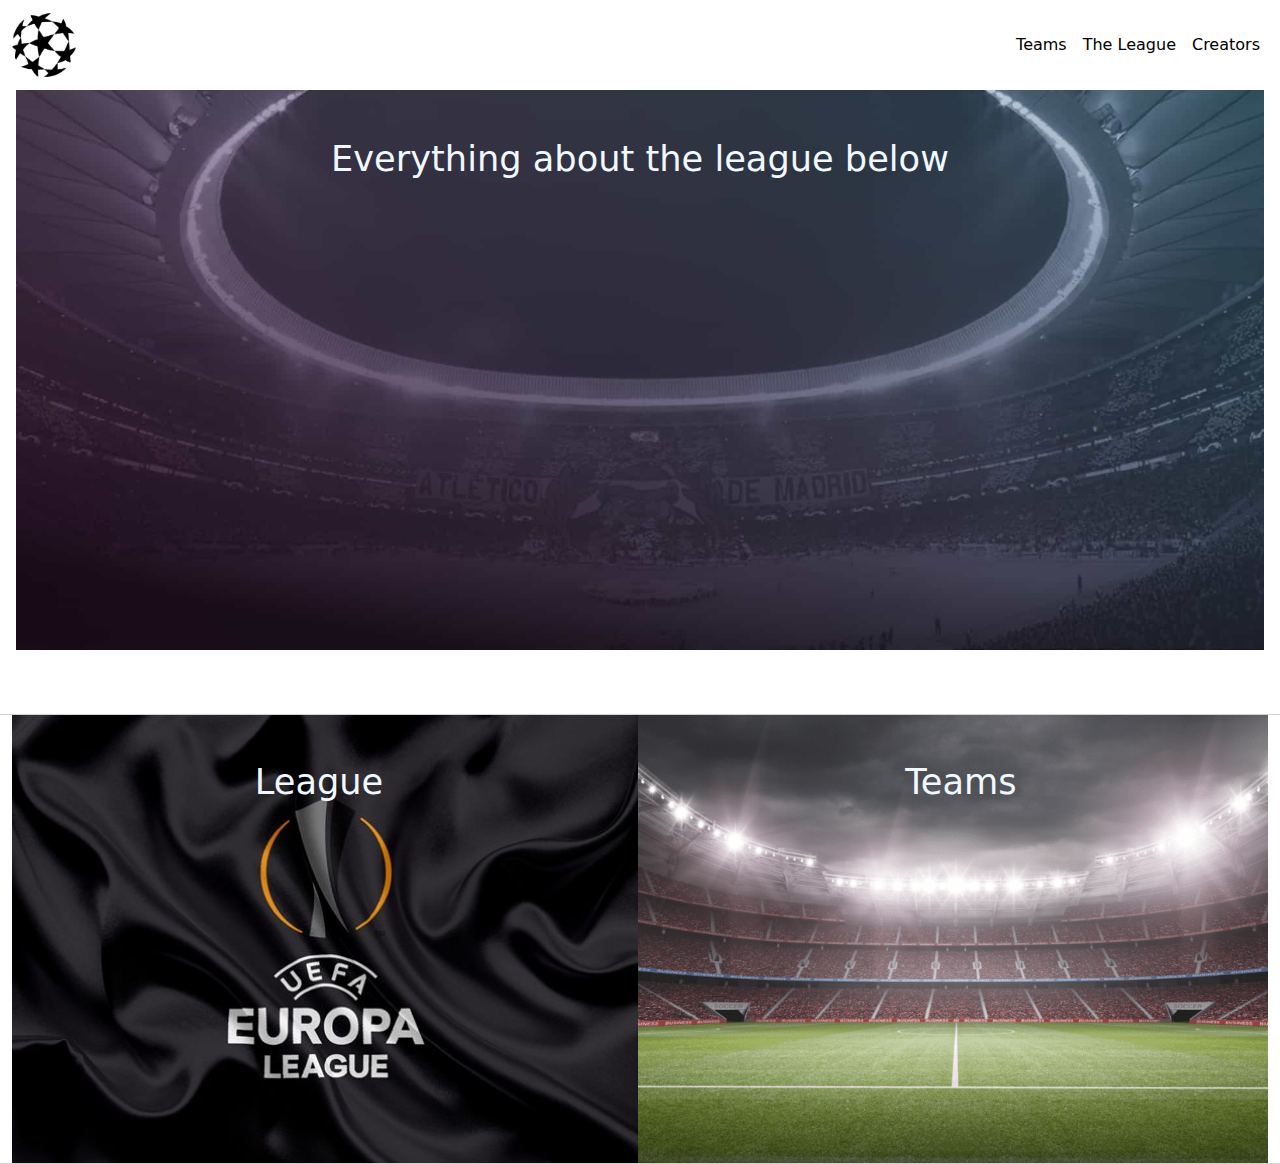
<file: web/index.html>
<html lang="en">
  <head>
    <meta charset="UTF-8">
    <meta name="viewport" content="width=device-width, initial-scale=1.0">
    <title>Esl Simulator</title>
    <link rel="stylesheet" href="styles.css">
    <link rel="stylesheet" href="dist/bootstrap.min.css">
  </head>

  <body>
    <header>
      <nav class="navbar navbar-expand-lg" data-bs-theme="dark">
        <div class="container-fluid">
          <a class="navbar-brand" href="index.html"><img class="indexlogo" src="pictures/logo.png" alt=""></a>
          <button class="navbar-toggler collapsed" type="button" data-bs-toggle="collapse" data-bs-target="#navbarNavAltMarkup" aria-controls="navbarNavAltMarkup" aria-expanded="false" aria-label="Toggle navigation">
            <span class="navbar-toggler-icon"></span>
          </button>
          <div class="navbar-collapse collapse textb" id="navbarNavAltMarkup" style="">
            <div class="navbar-nav">
              <a class="nav-link textb" href="teams.html">Teams</a>
              <a class="nav-link textb" href="theleague.html">The League</a>
              <a class="nav-link textb" href="creators.html">Creators</a>
            </div>
          </div>
        </div>
      </nav>
    </header>

    <div>
      <img class="bg-pic ps-3 pe-3" src="pictures/background.jpg" alt="">
      <h4 class="pt-5 pic-text">Everything about the league below</h4>
    </div>
    <div class="card-group">
      <div class="card">
        <a href="theleague.html">
          <img src="pictures/league.jpg" class="card-img-top ps-3">
          <div class="pic-text">League</div>
        </a>
      </div>
      <div class="card">
        <a href="teams.html">
          <img src="pictures/teams.png" class="card-img-top pe-3">
          <div class="pic-text">Teams</div>
        </a>
      </div>
    </div>

    <script src="dist/bootstrap.min.js"></script>

  </body>
</html>
</file>
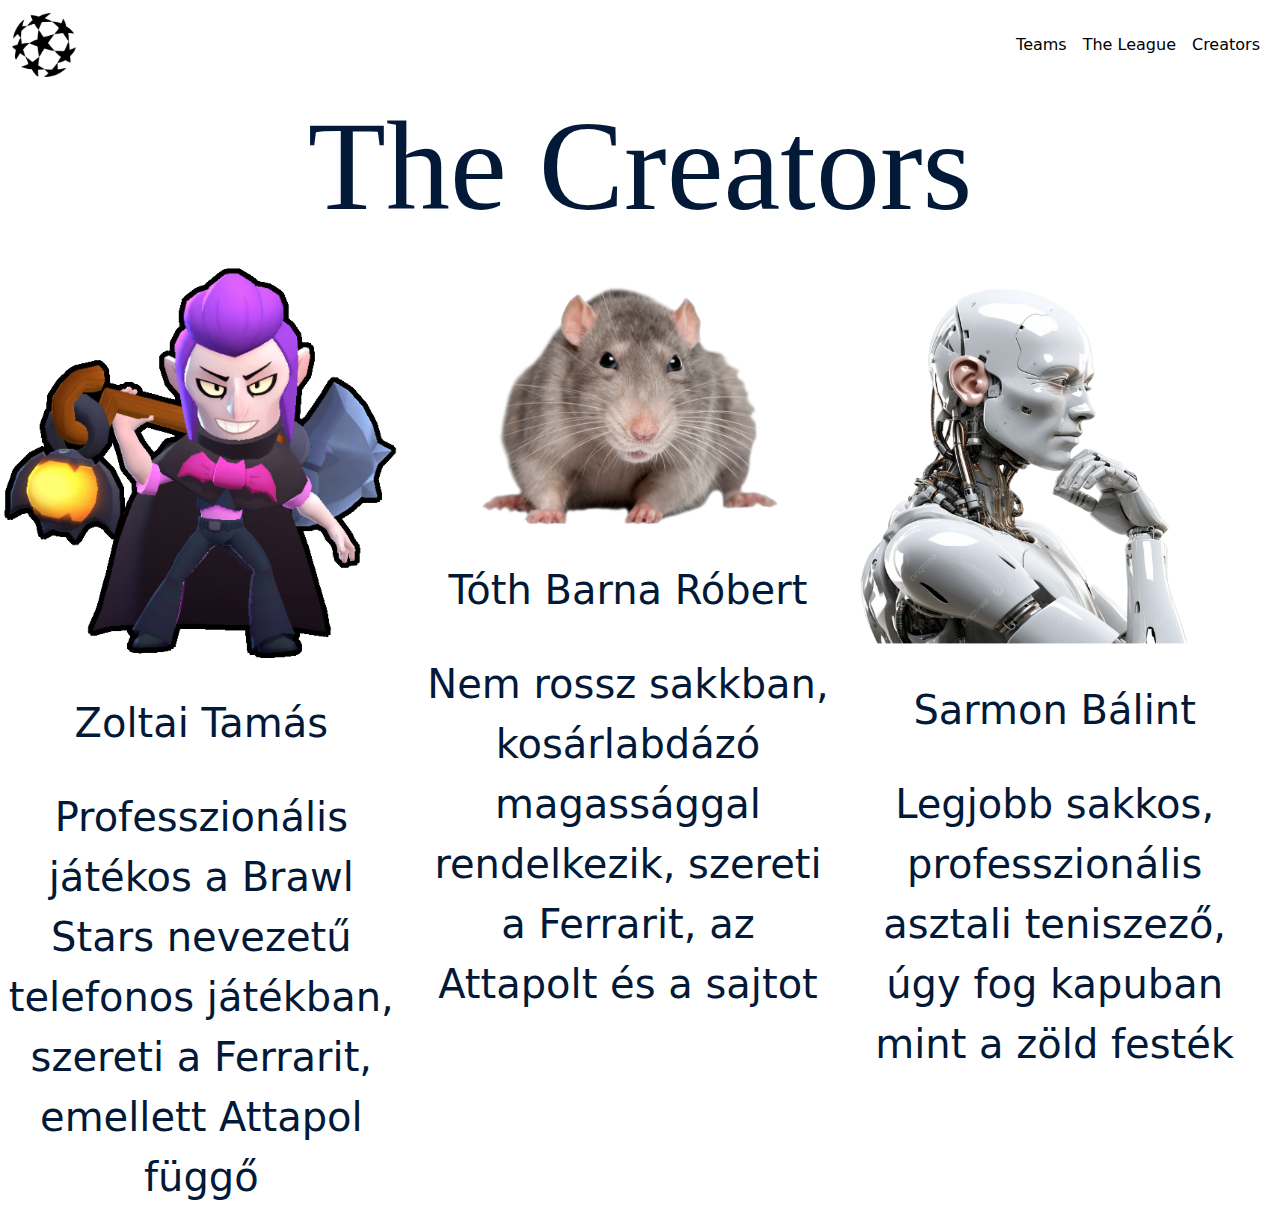
<file: web/creators.html>
<html lang="en">
    <head>
    <meta charset="UTF-8">
    <meta name="viewport" content="width=device-width, initial-scale=1.0">
    <title>Esl Simulator</title>
    <link rel="stylesheet" href="styles.css">
    <link rel="stylesheet" href="dist/bootstrap.min.css">
    </head>

    <body>
        <header>
          <nav class="navbar navbar-expand-lg" data-bs-theme="dark">
            <div class="container-fluid">
              <a class="navbar-brand" href="index.html"><img class="indexlogo" src="pictures/logo.png" alt=""></a>
              <button class="navbar-toggler collapsed" type="button" data-bs-toggle="collapse" data-bs-target="#navbarNavAltMarkup" aria-controls="navbarNavAltMarkup" aria-expanded="false" aria-label="Toggle navigation">
                <span class="navbar-toggler-icon"></span>
              </button>
              <div class="navbar-collapse collapse textb" id="navbarNavAltMarkup" style="">
                <div class="navbar-nav">
                  <a class="nav-link textb" href="teams.html">Teams</a>
                  <a class="nav-link textb" href="theleague.html">The League</a>
                  <a class="nav-link textb" href="creators.html">Creators</a>
                </div>
              </div>
            </div>
          </nav>
        </header>
        <div class="containers">
          <h1 class="title">The Creators</h1>
          <div class="row creator-pic">
              <div class="col-xs-12 col-sm-6 col-md-4">
                  <img src="pictures/mortis.png" alt="" class="creator-pic img-fluid">
                  <h1 class="creator-name">Zoltai Tamás</h1>
                  <p class="creator-text">Professzionális játékos a Brawl Stars nevezetű telefonos játékban, szereti a Ferrarit, emellett Attapol függő </p>
              </div>
              <div class="col-xs-12 col-sm-6 col-md-4">
                  <img src="pictures/rat.png" alt="" class="creator-pic img-fluid">
                  <h1 class="creator-name">Tóth Barna Róbert</h1>
                  <p class="creator-text">Nem rossz sakkban, kosárlabdázó magassággal rendelkezik, szereti a Ferrarit, az Attapolt és a sajtot</p>
              </div>
              <div class="col-xs-12 col-sm-6 col-md-4">
                  <img src="pictures/robot.png" alt="" class="creator-pic img-fluid">
                  <h1 class="creator-name">Sarmon Bálint</h1>
                  <p class="creator-text">Legjobb sakkos, professzionális asztali teniszező, úgy fog kapuban mint a zöld festék</p>
              </div>
          </div>
      </div>
    </body>
</html>
</file>
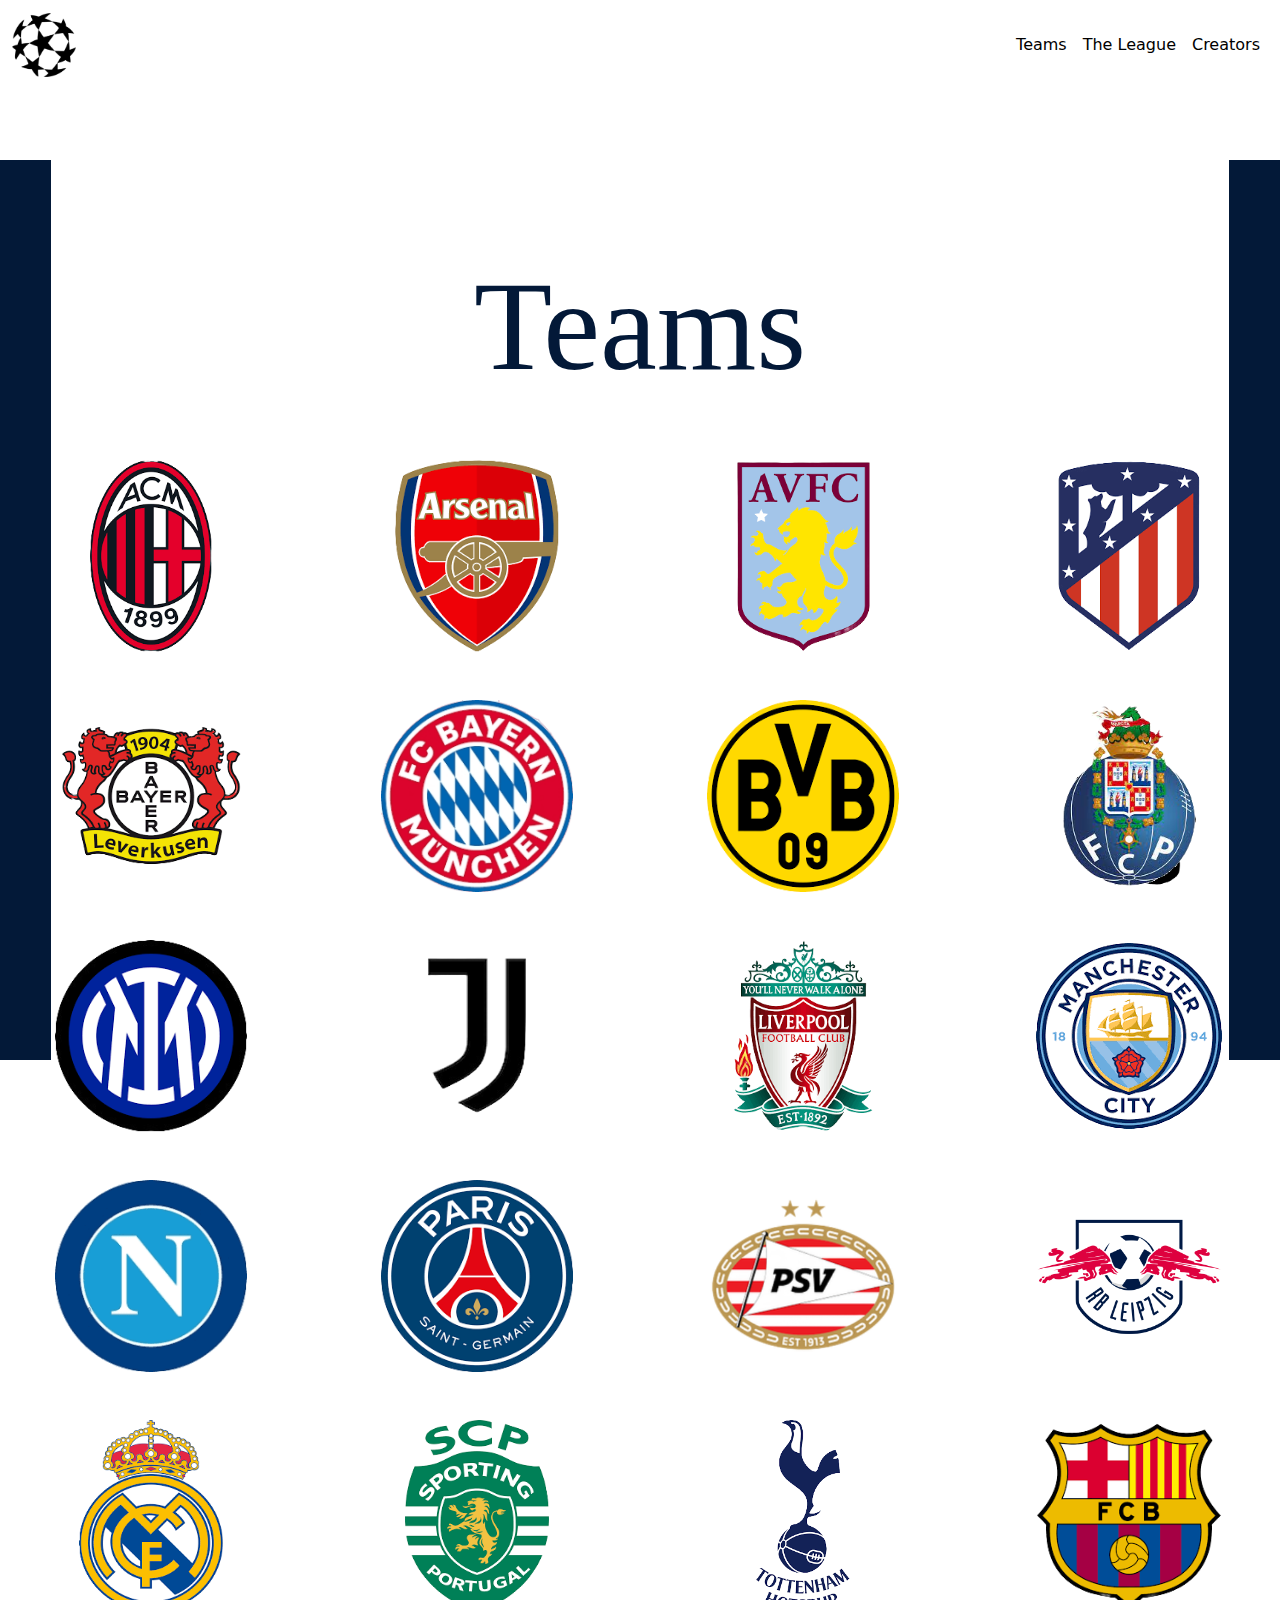
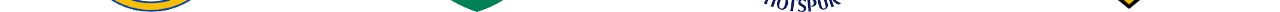
<file: web/teams.html>
<!DOCTYPE html>
<html lang="en">
<head>
    <meta charset="UTF-8">
    <meta name="viewport" content="width=device-width, initial-scale=1.0">
    <link rel="stylesheet" href="dist/bootstrap.min.css">
    <link rel="stylesheet" href="styles.css">
    <title>Teams</title>
</head>
<body>
  <header>
    <nav class="navbar navbar-expand-lg" data-bs-theme="dark">
      <div class="container-fluid">
        <a class="navbar-brand" href="index.html"><img class="indexlogo" src="pictures/logo.png" alt=""></a>
        <button class="navbar-toggler collapsed" type="button" data-bs-toggle="collapse" data-bs-target="#navbarNavAltMarkup" aria-controls="navbarNavAltMarkup" aria-expanded="false" aria-label="Toggle navigation">
          <span class="navbar-toggler-icon"></span>
        </button>
        <div class="navbar-collapse collapse textb" id="navbarNavAltMarkup" style="">
          <div class="navbar-nav">
            <a class="nav-link textb" href="teams.html">Teams</a>
            <a class="nav-link textb" href="theleague.html">The League</a>
            <a class="nav-link textb" href="creators.html">Creators</a>
          </div>
        </div>
      </div>
    </nav>
  </header>
  <header>
    <div class="side-line left"></div>
    <div class="side-line right"></div>
  </header>
  <div class="containers">
    <h1 class="title">Teams</h1>    
    <div class="row logo">
        <div class="col-md-4 col-lg-3 col-sm-6 pt-5"><a href="https://en.wikipedia.org/wiki/AC_Milan"><img src="pictures/teams_pics/ac_milan.png" alt=""></a></div>
        <div class="col-md-4 col-lg-3 col-sm-6 pt-5"><a href="https://en.wikipedia.org/wiki/Arsenal_F.C."><img src="pictures/teams_pics/arsenal.png" alt=""></a></div>
        <div class="col-md-4 col-lg-3 col-sm-6 pt-5"><a href="https://en.wikipedia.org/wiki/Aston_Villa_FC"><img src="pictures/teams_pics/aston_villa.png" alt=""></a></div>
        <div class="col-md-4 col-lg-3 col-sm-6 pt-5"><a href="https://en.wikipedia.org/wiki/Atl%C3%A9tico_de_Madrid"><img src="pictures/teams_pics/atletico_madrid.png" alt=""></a></div>
    </div>
    <div class="row logo">
        <div class="col-md-4 col-lg-3 col-sm-6 pt-5"><a href="https://en.wikipedia.org/wiki/Bayer_04_Leverkusen"><img src="pictures/teams_pics/bayer_leverkusen.png" alt=""></a></div>
        <div class="col-md-4 col-lg-3 col-sm-6 pt-5"><a href="https://en.wikipedia.org/wiki/FC_Bayern_Munich"><img src="pictures/teams_pics/bayern.png" alt=""></a></div>
        <div class="col-md-4 col-lg-3 col-sm-6 pt-5"><a href="https://en.wikipedia.org/wiki/Borussia_Dortmund"><img src="pictures/teams_pics/dortmund.png" alt=""></a></div>
        <div class="col-md-4 col-lg-3 col-sm-6 pt-5"><a href="https://en.wikipedia.org/wiki/FC_Porto"><img src="pictures/teams_pics/fc_porto.png" alt="" class=""></a></div>
    </div>
    <div class="row logo">
        <div class="col-md-4 col-lg-3 col-sm-6 pt-5"><a href="https://en.wikipedia.org/wiki/FC_Internazionale_Milano"><img src="pictures/teams_pics/inter.png" alt=""></a></div>
        <div class="col-md-4 col-lg-3 col-sm-6 pt-5"><a href="https://en.wikipedia.org/wiki/Juventus_FC"><img src="pictures/teams_pics/juventus.png" alt=""></a></div>
        <div class="col-md-4 col-lg-3 col-sm-6 pt-5"><a href="https://en.wikipedia.org/wiki/Liverpool_FC"><img src="pictures/teams_pics/liverpool.png" alt=""></a></div>
        <div class="col-md-4 col-lg-3 col-sm-6 pt-5"><a href="https://en.wikipedia.org/wiki/Manchester_City_F.C."><img src="pictures/teams_pics/man_city.png" alt=""></a></div>
    </div>
    <div class="row logo">
        <div class="col-md-4 col-lg-3 col-sm-6 pt-5"><a href="https://en.wikipedia.org/wiki/SSC_Napoli"><img src="pictures/teams_pics/napoli.png" alt=""></a></div>
        <div class="col-md-4 col-lg-3 col-sm-6 pt-5"><a href="https://en.wikipedia.org/wiki/Paris_Saint-Germain_F.C."><img src="pictures/teams_pics/psg.png" alt=""></a></div>
        <div class="col-md-4 col-lg-3 col-sm-6 pt-5"><a href="https://en.wikipedia.org/wiki/PSV_Eindhoven"><img src="pictures/teams_pics/psv.png" alt=""></a></div>
        <div class="col-md-4 col-lg-3 col-sm-6 pt-5"><a href="https://en.wikipedia.org/wiki/RB_Leipzig"><img src="pictures/teams_pics/rb_leipzig.png" alt=""></a></div>
    </div>
    <div class="row logo">
        <div class="col-md-4 col-lg-3 col-sm-6 pt-5"><a href="https://en.wikipedia.org/wiki/Real_Madrid_CF"><img src="pictures/teams_pics/real_madrid.png" alt=""></a></div>
        <div class="col-md-4 col-lg-3 col-sm-6 pt-5"><a href="https://en.wikipedia.org/wiki/Sporting_CP"><img src="pictures/teams_pics/sporting_cp.png" alt=""></a></div>
        <div class="col-md-4 col-lg-3 col-sm-6 pt-5"><a href="https://en.wikipedia.org/wiki/Tottenham_Hotspur_F.C."><img src="pictures/teams_pics/tottenham.png" alt=""></a></div>
        <div class="col-md-4 col-lg-3 col-sm-6 pt-5"><a href="https://en.wikipedia.org/wiki/FC_Barcelona"><img src="pictures/teams_pics/barcelona.png" alt=""></a></div>
    </div>
</div>



<script src="dist/bootstrap.min.js"></script>
</body>
</html>
</file>
<file: web/styles.css>
.navbar-nav { 
    margin-left: auto;
}

.bg{
    background-color: white;
}

.textb{
    color: black !important;
}

.indexlogo {
    width: 100%;
    height: 4rem;
}

h1 {
    margin-top: 10rem;
    text-align: center;
}

h4 {
    text-align: center;
}

.bg-pic {
    object-fit: cover;
    width: 100%;
    height: 35rem;
    object-position: center 100%;
}

.card{
    margin-top: 4rem;
    margin-bottom: 4rem;
    margin-left: -5px;
    margin-right: -5px;
}

.card-img-top{
    width: 100%;
    height: 28rem;
    object-fit: cover;
    object-position: center;
}

.card-img-top:hover{
    opacity: 0.9;
    transition: 1s;
    cursor: pointer; 
}

.pic-text{
    position: absolute;
    top: 15%;
    left: 50%;
    transform: translate(-50%, -50%);
    color: aliceblue;
    font-size: 220%;

}

.pt-10{
    padding-top: 10rem;
}

.logo{
    text-align: center;
    align-items: center;
}

.title{
    text-align: center;
    font-size: 8rem;
    color: #031938;
    font-family: fantasy;
}

.logo img{
    transition: transform 0.3s ease;
    max-width: 12rem;
    max-height: 12rem;
}

.logo img:hover{
    transform: scale(1.1);
}

.side-line{
    position: fixed;
    top: 10rem;
    width: 4%;
    height: 100%;
    background-color: #031938;
    z-index: 1000;
  }
  
.side-line.left{
    left: 0;
  }
  
.side-line.right{
    right: 0;
  }

.creator-pic{
    text-align: center;
    max-width: 100%;
    height: auto;
    max-height: 30rem;
}

.creator-name{
    padding-top: 2rem;
    color: #031938;
}

.creator-text{
    text-align: center;
    font-size: 2.5rem;
    padding-top: 2rem;
    color: #031938;
}

.creator-text a{
    color: #104a96;
    transition: 0.5s;
}

.creator-text a:hover{
    color: #031938;
    transition: 0.5s;
}

div.centered {
    margin: 0 auto;
  }

  .standing-text{
    text-align: center;
    font-size: 1.5rem;
    padding-top: 0;
    color: #031938;
    font-weight: bold ;
}
</file>
